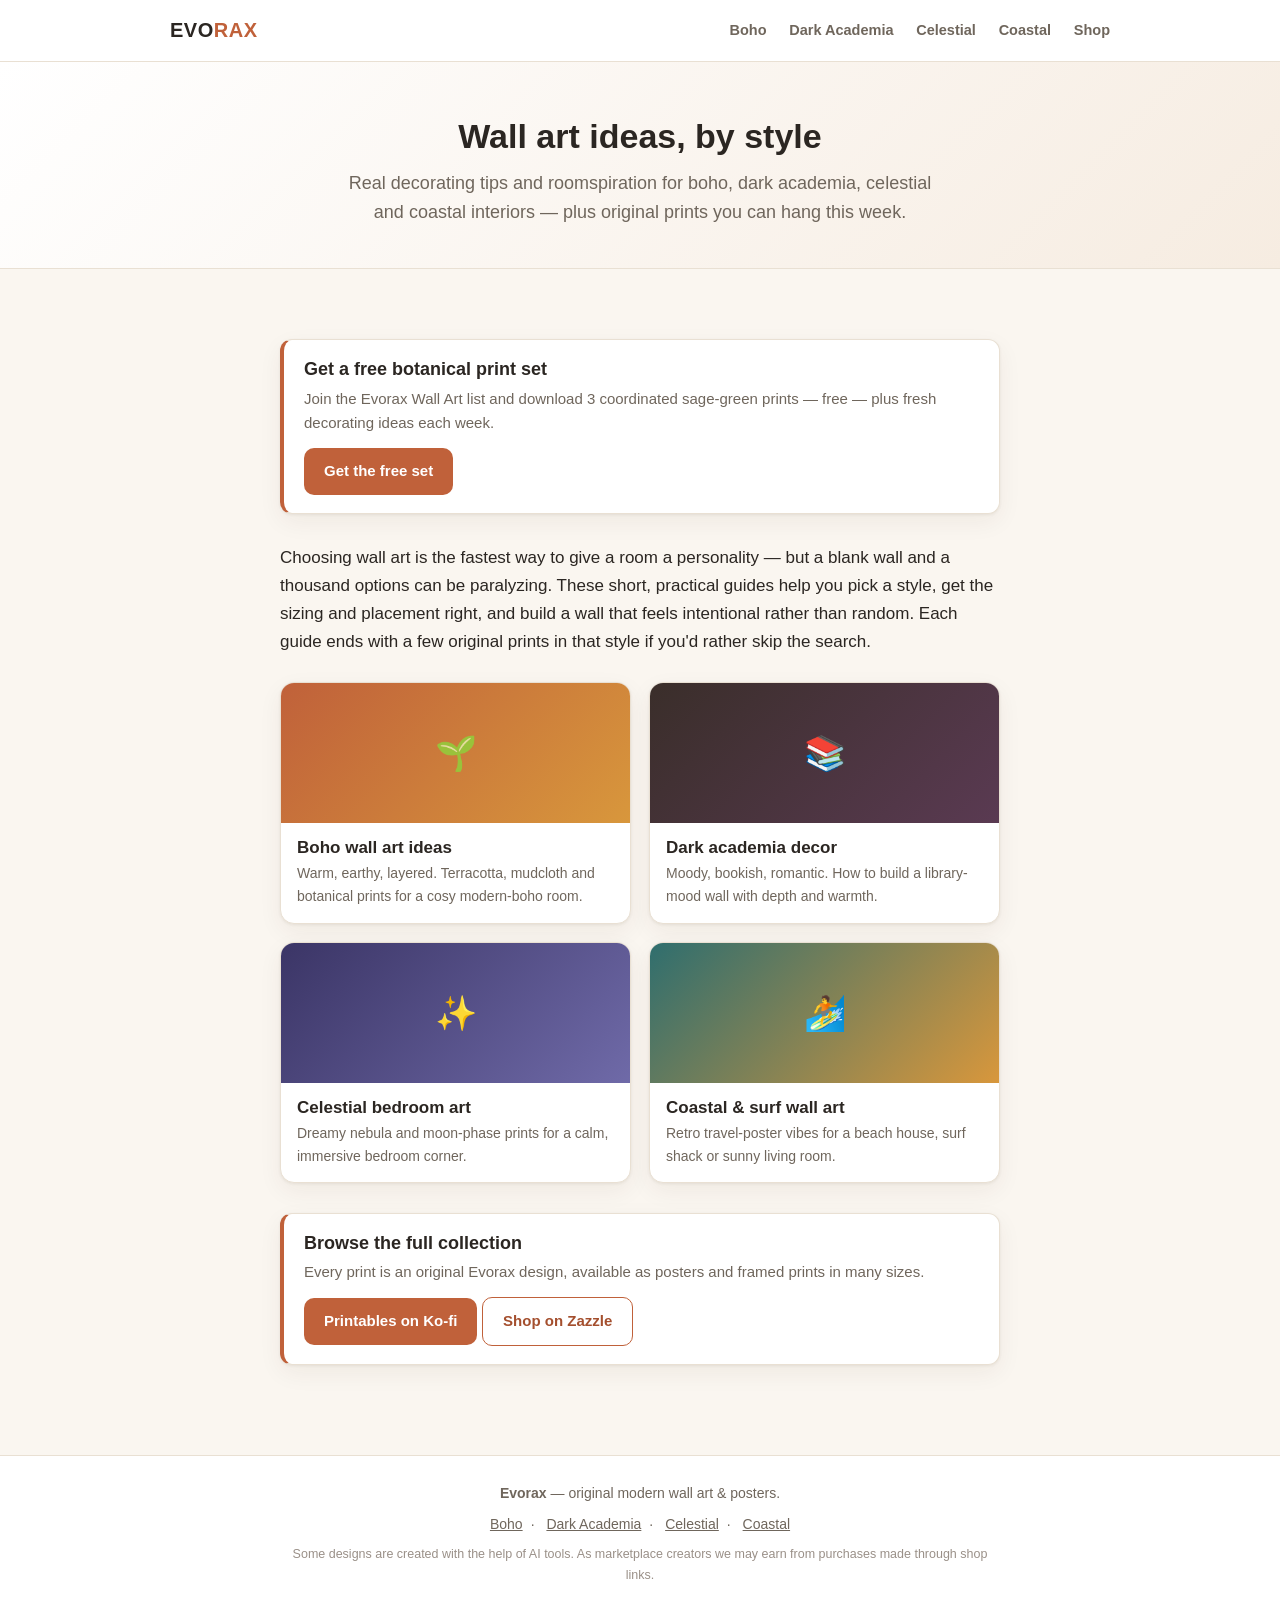
<file: index.html>
<!doctype html>
<html lang="en">
<head>
<meta charset="utf-8">
<meta name="viewport" content="width=device-width, initial-scale=1">
<title>Wall Art Ideas & Roomspiration by Evorax | Modern, Boho & Celestial Prints</title>
<meta name="description" content="Wall art ideas and room inspiration for every style — boho, dark academia, celestial and coastal. Real decorating tips plus original printable posters and prints.">
<link rel="canonical" href="https://evorax000.github.io/">
<meta name="p:domain_verify" content="912c2a3627c3933a064b9e98ed0b8a7d"/>
<link rel="stylesheet" href="style.css">
<meta property="og:title" content="Wall Art Ideas & Roomspiration by Evorax">
<meta property="og:description" content="Decorating ideas by style — boho, dark academia, celestial, coastal — with original art prints.">
<meta property="og:type" content="website">
</head>
<body>
<header class="site">
  <div class="nav">
    <a class="brand" href="index.html">EVO<span>RAX</span></a>
    <nav>
      <a href="boho-wall-art-ideas.html">Boho</a>
      <a href="dark-academia-decor.html">Dark Academia</a>
      <a href="celestial-bedroom-art.html">Celestial</a>
      <a href="coastal-surf-wall-art.html">Coastal</a>
      <a href="https://www.zazzle.com/store/evorax" target="_blank" rel="noopener">Shop</a>
    </nav>
  </div>
</header>

<section class="hero">
  <div class="wrap">
    <h1>Wall art ideas, by style</h1>
    <p>Real decorating tips and roomspiration for boho, dark academia, celestial and coastal interiors — plus original prints you can hang this week.</p>
  </div>
</section>

<main>
  <div class="wrap">
    <div class="cta">
      <h3>Get a free botanical print set</h3>
      <p>Join the Evorax Wall Art list and download 3 coordinated sage-green prints &mdash; free &mdash; plus fresh decorating ideas each week.</p>
      <a class="btn" href="https://evorax-wallart.beehiiv.com/subscribe" target="_blank" rel="noopener">Get the free set</a>
    </div>

    <p>Choosing wall art is the fastest way to give a room a personality — but a blank wall and a thousand options can be paralyzing. These short, practical guides help you pick a style, get the sizing and placement right, and build a wall that feels intentional rather than random. Each guide ends with a few original prints in that style if you'd rather skip the search.</p>

    <div class="grid">
      <a class="card" href="boho-wall-art-ideas.html">
        <div class="thumb t-boho">&#127793;</div>
        <div class="body"><h3>Boho wall art ideas</h3><p>Warm, earthy, layered. Terracotta, mudcloth and botanical prints for a cosy modern-boho room.</p></div>
      </a>
      <a class="card" href="dark-academia-decor.html">
        <div class="thumb t-dark">&#128218;</div>
        <div class="body"><h3>Dark academia decor</h3><p>Moody, bookish, romantic. How to build a library-mood wall with depth and warmth.</p></div>
      </a>
      <a class="card" href="celestial-bedroom-art.html">
        <div class="thumb t-cel">&#10024;</div>
        <div class="body"><h3>Celestial bedroom art</h3><p>Dreamy nebula and moon-phase prints for a calm, immersive bedroom corner.</p></div>
      </a>
      <a class="card" href="coastal-surf-wall-art.html">
        <div class="thumb t-coast">&#127940;</div>
        <div class="body"><h3>Coastal & surf wall art</h3><p>Retro travel-poster vibes for a beach house, surf shack or sunny living room.</p></div>
      </a>
    </div>

    <div class="cta">
      <h3>Browse the full collection</h3>
      <p>Every print is an original Evorax design, available as posters and framed prints in many sizes.</p>
      <a class="btn" href="https://ko-fi.com/evorax/shop" target="_blank" rel="noopener">Printables on Ko-fi</a>
      <a class="btn alt" href="https://www.zazzle.com/store/evorax" target="_blank" rel="noopener">Shop on Zazzle</a>
    </div>
  </div>
</main>

<footer class="site">
  <div class="wrap">
    <div><strong>Evorax</strong> — original modern wall art &amp; posters.</div>
    <div style="margin-top:8px">
      <a href="boho-wall-art-ideas.html">Boho</a>·
      <a href="dark-academia-decor.html">Dark Academia</a>·
      <a href="celestial-bedroom-art.html">Celestial</a>·
      <a href="coastal-surf-wall-art.html">Coastal</a>
    </div>
    <p class="disc">Some designs are created with the help of AI tools. As marketplace creators we may earn from purchases made through shop links.</p>
  </div>
</footer>
</body>
</html>
</file>
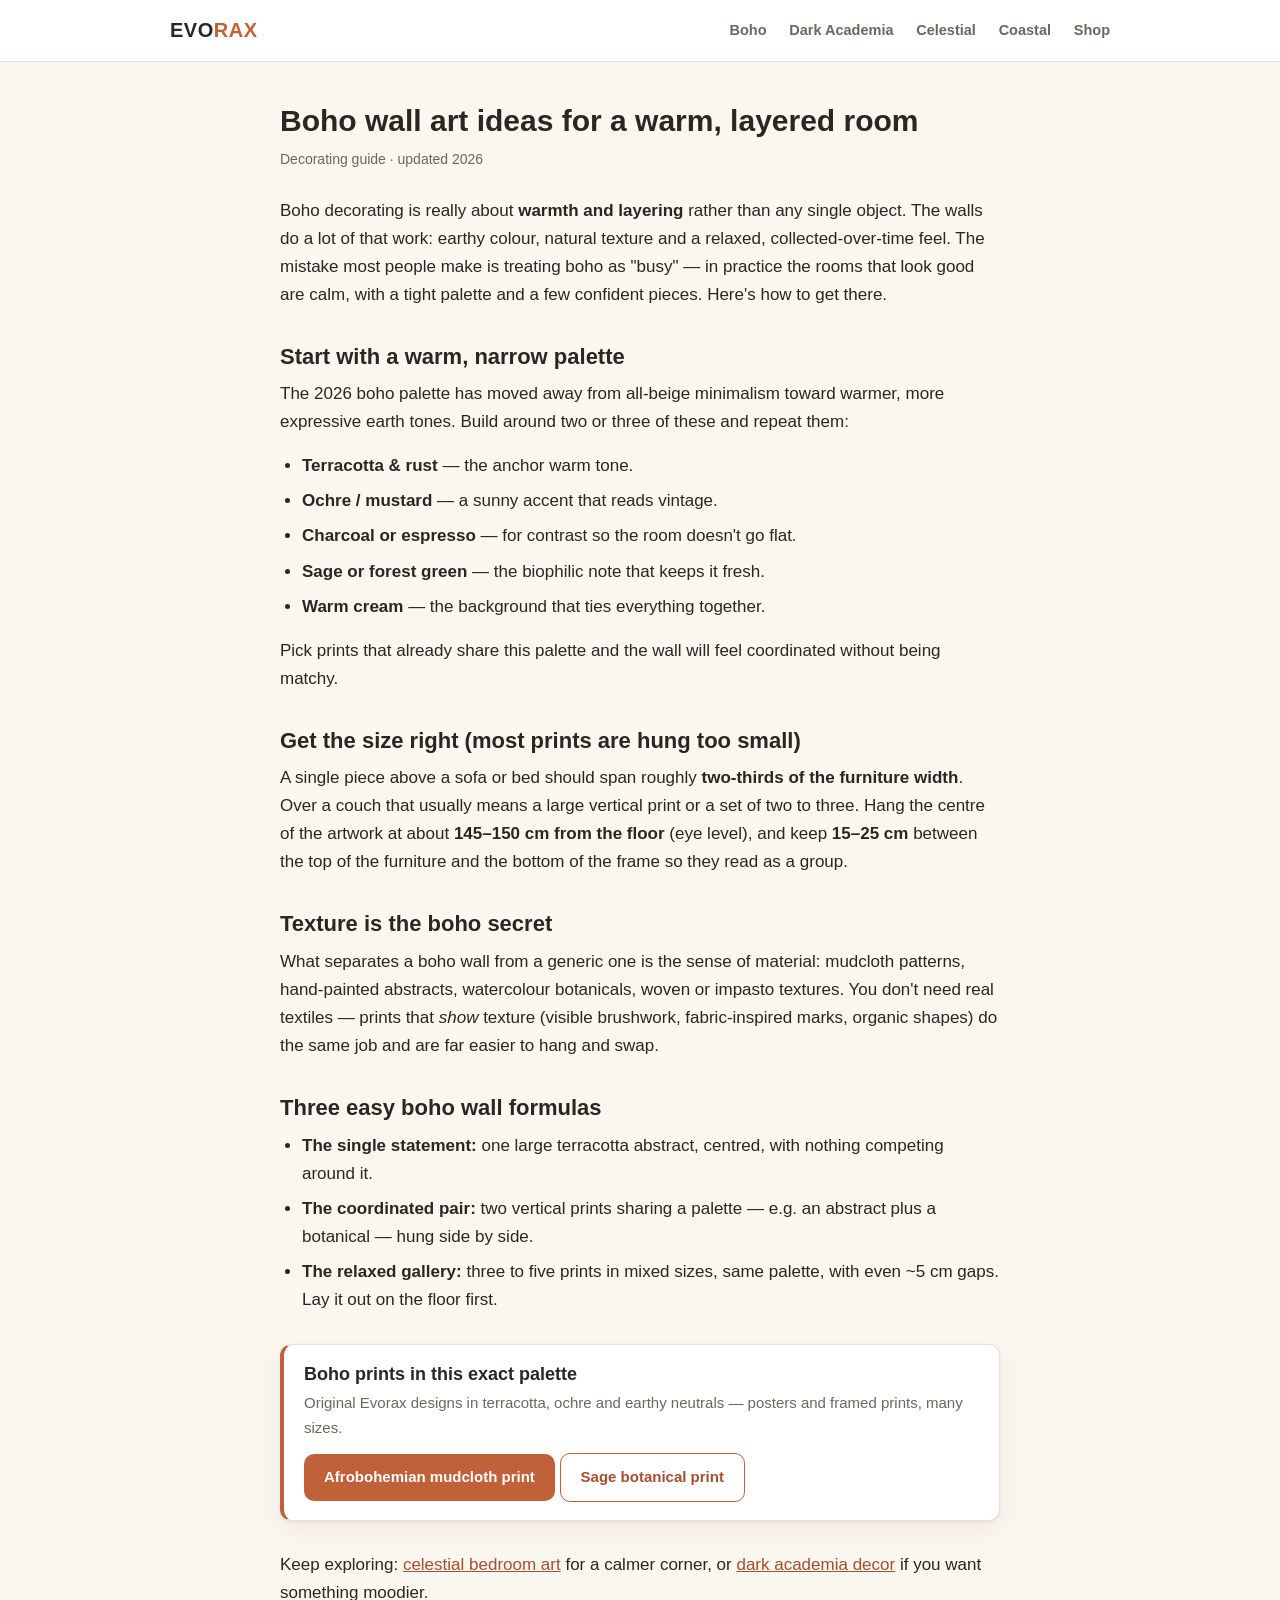
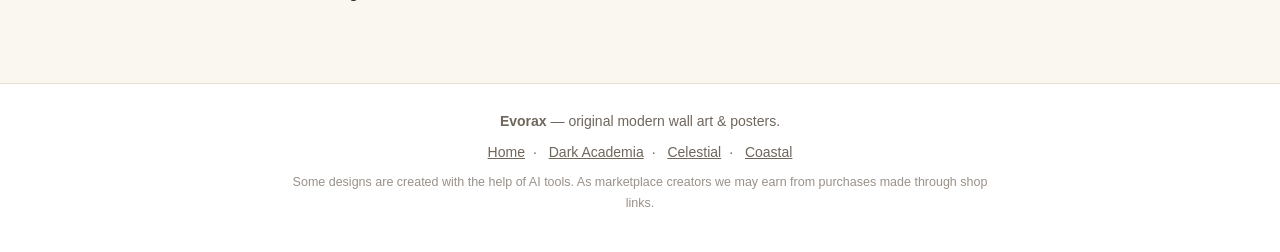
<file: boho-wall-art-ideas.html>
<!doctype html>
<html lang="en">
<head>
<meta charset="utf-8">
<meta name="viewport" content="width=device-width, initial-scale=1">
<title>Boho Wall Art Ideas: Earthy, Layered &amp; Warm (2026 Guide) | Evorax</title>
<meta name="description" content="Boho wall art ideas for a warm, layered modern-boho room: palettes, sizing, placement and the prints that make it work. A practical 2026 decorating guide.">
<link rel="canonical" href="https://evorax000.github.io/boho-wall-art-ideas.html">
<link rel="stylesheet" href="style.css">
</head>
<body>
<header class="site">
  <div class="nav">
    <a class="brand" href="index.html">EVO<span>RAX</span></a>
    <nav>
      <a href="boho-wall-art-ideas.html">Boho</a>
      <a href="dark-academia-decor.html">Dark Academia</a>
      <a href="celestial-bedroom-art.html">Celestial</a>
      <a href="coastal-surf-wall-art.html">Coastal</a>
      <a href="https://www.zazzle.com/store/evorax" target="_blank" rel="noopener">Shop</a>
    </nav>
  </div>
</header>

<main>
  <div class="wrap">
  <article>
    <h1>Boho wall art ideas for a warm, layered room</h1>
    <p class="meta">Decorating guide · updated 2026</p>

    <p>Boho decorating is really about <strong>warmth and layering</strong> rather than any single object. The walls do a lot of that work: earthy colour, natural texture and a relaxed, collected-over-time feel. The mistake most people make is treating boho as "busy" — in practice the rooms that look good are calm, with a tight palette and a few confident pieces. Here's how to get there.</p>

    <h2>Start with a warm, narrow palette</h2>
    <p>The 2026 boho palette has moved away from all-beige minimalism toward warmer, more expressive earth tones. Build around two or three of these and repeat them:</p>
    <ul>
      <li><strong>Terracotta &amp; rust</strong> — the anchor warm tone.</li>
      <li><strong>Ochre / mustard</strong> — a sunny accent that reads vintage.</li>
      <li><strong>Charcoal or espresso</strong> — for contrast so the room doesn't go flat.</li>
      <li><strong>Sage or forest green</strong> — the biophilic note that keeps it fresh.</li>
      <li><strong>Warm cream</strong> — the background that ties everything together.</li>
    </ul>
    <p>Pick prints that already share this palette and the wall will feel coordinated without being matchy.</p>

    <h2>Get the size right (most prints are hung too small)</h2>
    <p>A single piece above a sofa or bed should span roughly <strong>two-thirds of the furniture width</strong>. Over a couch that usually means a large vertical print or a set of two to three. Hang the centre of the artwork at about <strong>145–150 cm from the floor</strong> (eye level), and keep <strong>15–25 cm</strong> between the top of the furniture and the bottom of the frame so they read as a group.</p>

    <h2>Texture is the boho secret</h2>
    <p>What separates a boho wall from a generic one is the sense of material: mudcloth patterns, hand-painted abstracts, watercolour botanicals, woven or impasto textures. You don't need real textiles — prints that <em>show</em> texture (visible brushwork, fabric-inspired marks, organic shapes) do the same job and are far easier to hang and swap.</p>

    <h2>Three easy boho wall formulas</h2>
    <ul>
      <li><strong>The single statement:</strong> one large terracotta abstract, centred, with nothing competing around it.</li>
      <li><strong>The coordinated pair:</strong> two vertical prints sharing a palette — e.g. an abstract plus a botanical — hung side by side.</li>
      <li><strong>The relaxed gallery:</strong> three to five prints in mixed sizes, same palette, with even ~5 cm gaps. Lay it out on the floor first.</li>
    </ul>

    <div class="cta">
      <h3>Boho prints in this exact palette</h3>
      <p>Original Evorax designs in terracotta, ochre and earthy neutrals — posters and framed prints, many sizes.</p>
      <a class="btn" href="https://www.zazzle.com/afrobohemian_mudcloth_boho_abstract_wall_art-256402605309364110" target="_blank" rel="noopener">Afrobohemian mudcloth print</a>
      <a class="btn alt" href="https://www.zazzle.com/sage_botanical_therapy_office_wall_art-256478759699043553" target="_blank" rel="noopener">Sage botanical print</a>
    </div>

    <p>Keep exploring: <a href="celestial-bedroom-art.html">celestial bedroom art</a> for a calmer corner, or <a href="dark-academia-decor.html">dark academia decor</a> if you want something moodier.</p>
  </article>
  </div>
</main>

<footer class="site">
  <div class="wrap">
    <div><strong>Evorax</strong> — original modern wall art &amp; posters.</div>
    <div style="margin-top:8px">
      <a href="index.html">Home</a>·
      <a href="dark-academia-decor.html">Dark Academia</a>·
      <a href="celestial-bedroom-art.html">Celestial</a>·
      <a href="coastal-surf-wall-art.html">Coastal</a>
    </div>
    <p class="disc">Some designs are created with the help of AI tools. As marketplace creators we may earn from purchases made through shop links.</p>
  </div>
</footer>
</body>
</html>
</file>
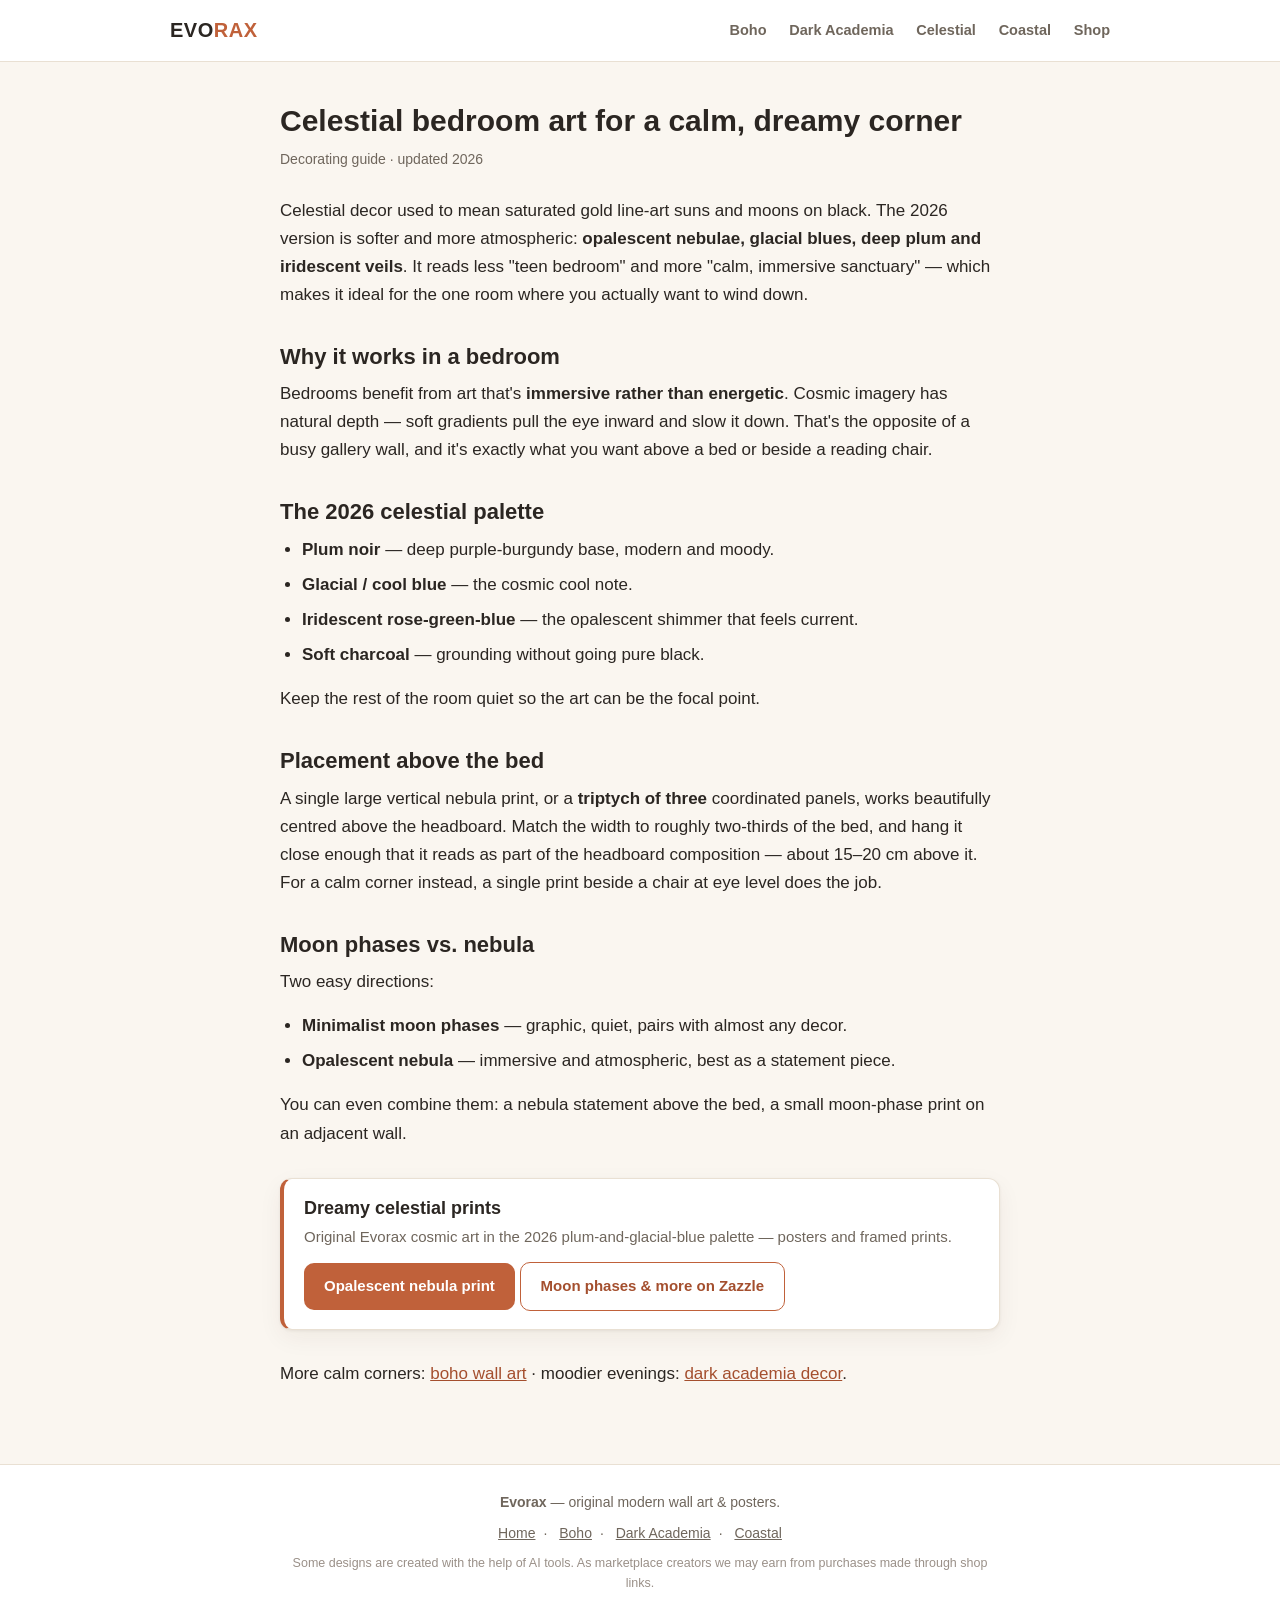
<file: celestial-bedroom-art.html>
<!doctype html>
<html lang="en">
<head>
<meta charset="utf-8">
<meta name="viewport" content="width=device-width, initial-scale=1">
<title>Celestial Bedroom Art: Dreamy Nebula &amp; Moon Wall Decor (2026) | Evorax</title>
<meta name="description" content="Celestial bedroom art ideas: calming nebula and moon-phase prints, the right palette and placement for a dreamy, immersive bedroom corner. 2026 guide.">
<link rel="canonical" href="https://evorax000.github.io/celestial-bedroom-art.html">
<link rel="stylesheet" href="style.css">
</head>
<body>
<header class="site">
  <div class="nav">
    <a class="brand" href="index.html">EVO<span>RAX</span></a>
    <nav>
      <a href="boho-wall-art-ideas.html">Boho</a>
      <a href="dark-academia-decor.html">Dark Academia</a>
      <a href="celestial-bedroom-art.html">Celestial</a>
      <a href="coastal-surf-wall-art.html">Coastal</a>
      <a href="https://www.zazzle.com/store/evorax" target="_blank" rel="noopener">Shop</a>
    </nav>
  </div>
</header>

<main>
  <div class="wrap">
  <article>
    <h1>Celestial bedroom art for a calm, dreamy corner</h1>
    <p class="meta">Decorating guide · updated 2026</p>

    <p>Celestial decor used to mean saturated gold line-art suns and moons on black. The 2026 version is softer and more atmospheric: <strong>opalescent nebulae, glacial blues, deep plum and iridescent veils</strong>. It reads less "teen bedroom" and more "calm, immersive sanctuary" — which makes it ideal for the one room where you actually want to wind down.</p>

    <h2>Why it works in a bedroom</h2>
    <p>Bedrooms benefit from art that's <strong>immersive rather than energetic</strong>. Cosmic imagery has natural depth — soft gradients pull the eye inward and slow it down. That's the opposite of a busy gallery wall, and it's exactly what you want above a bed or beside a reading chair.</p>

    <h2>The 2026 celestial palette</h2>
    <ul>
      <li><strong>Plum noir</strong> — deep purple-burgundy base, modern and moody.</li>
      <li><strong>Glacial / cool blue</strong> — the cosmic cool note.</li>
      <li><strong>Iridescent rose-green-blue</strong> — the opalescent shimmer that feels current.</li>
      <li><strong>Soft charcoal</strong> — grounding without going pure black.</li>
    </ul>
    <p>Keep the rest of the room quiet so the art can be the focal point.</p>

    <h2>Placement above the bed</h2>
    <p>A single large vertical nebula print, or a <strong>triptych of three</strong> coordinated panels, works beautifully centred above the headboard. Match the width to roughly two-thirds of the bed, and hang it close enough that it reads as part of the headboard composition — about 15–20 cm above it. For a calm corner instead, a single print beside a chair at eye level does the job.</p>

    <h2>Moon phases vs. nebula</h2>
    <p>Two easy directions:</p>
    <ul>
      <li><strong>Minimalist moon phases</strong> — graphic, quiet, pairs with almost any decor.</li>
      <li><strong>Opalescent nebula</strong> — immersive and atmospheric, best as a statement piece.</li>
    </ul>
    <p>You can even combine them: a nebula statement above the bed, a small moon-phase print on an adjacent wall.</p>

    <div class="cta">
      <h3>Dreamy celestial prints</h3>
      <p>Original Evorax cosmic art in the 2026 plum-and-glacial-blue palette — posters and framed prints.</p>
      <a class="btn" href="https://www.zazzle.com/celestial_opalescent_nebula_plum_wall_art-256749676812004094" target="_blank" rel="noopener">Opalescent nebula print</a>
      <a class="btn alt" href="https://www.zazzle.com/store/evorax" target="_blank" rel="noopener">Moon phases &amp; more on Zazzle</a>
    </div>

    <p>More calm corners: <a href="boho-wall-art-ideas.html">boho wall art</a> · moodier evenings: <a href="dark-academia-decor.html">dark academia decor</a>.</p>
  </article>
  </div>
</main>

<footer class="site">
  <div class="wrap">
    <div><strong>Evorax</strong> — original modern wall art &amp; posters.</div>
    <div style="margin-top:8px">
      <a href="index.html">Home</a>·
      <a href="boho-wall-art-ideas.html">Boho</a>·
      <a href="dark-academia-decor.html">Dark Academia</a>·
      <a href="coastal-surf-wall-art.html">Coastal</a>
    </div>
    <p class="disc">Some designs are created with the help of AI tools. As marketplace creators we may earn from purchases made through shop links.</p>
  </div>
</footer>
</body>
</html>
</file>
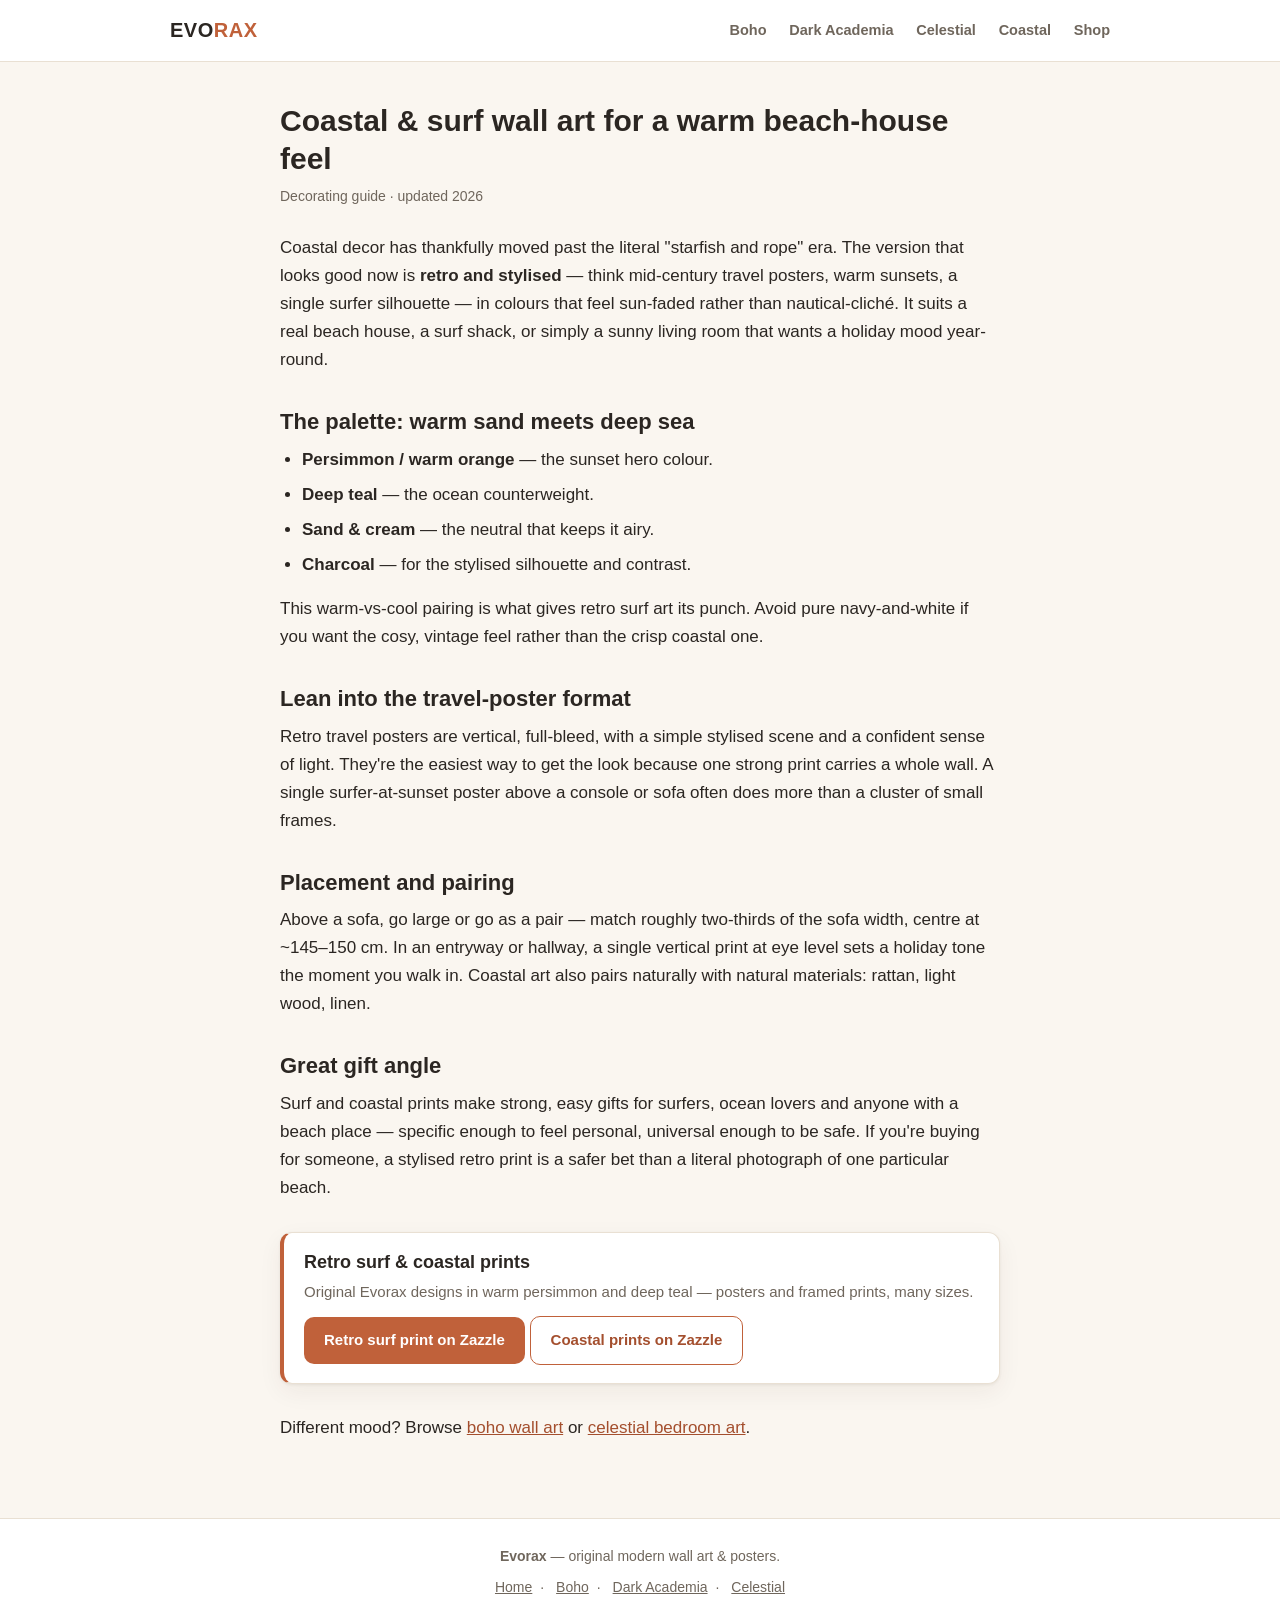
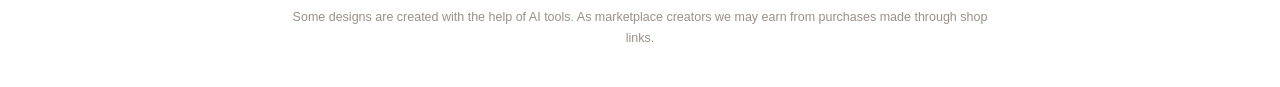
<file: coastal-surf-wall-art.html>
<!doctype html>
<html lang="en">
<head>
<meta charset="utf-8">
<meta name="viewport" content="width=device-width, initial-scale=1">
<title>Coastal &amp; Surf Wall Art: Retro Beach House Print Ideas (2026) | Evorax</title>
<meta name="description" content="Coastal and surf wall art ideas: retro travel-poster prints, the right palette and placement for a beach house, surf shack or sunny living room. 2026 guide.">
<link rel="canonical" href="https://evorax000.github.io/coastal-surf-wall-art.html">
<link rel="stylesheet" href="style.css">
</head>
<body>
<header class="site">
  <div class="nav">
    <a class="brand" href="index.html">EVO<span>RAX</span></a>
    <nav>
      <a href="boho-wall-art-ideas.html">Boho</a>
      <a href="dark-academia-decor.html">Dark Academia</a>
      <a href="celestial-bedroom-art.html">Celestial</a>
      <a href="coastal-surf-wall-art.html">Coastal</a>
      <a href="https://www.zazzle.com/store/evorax" target="_blank" rel="noopener">Shop</a>
    </nav>
  </div>
</header>

<main>
  <div class="wrap">
  <article>
    <h1>Coastal &amp; surf wall art for a warm beach-house feel</h1>
    <p class="meta">Decorating guide · updated 2026</p>

    <p>Coastal decor has thankfully moved past the literal "starfish and rope" era. The version that looks good now is <strong>retro and stylised</strong> — think mid-century travel posters, warm sunsets, a single surfer silhouette — in colours that feel sun-faded rather than nautical-cliché. It suits a real beach house, a surf shack, or simply a sunny living room that wants a holiday mood year-round.</p>

    <h2>The palette: warm sand meets deep sea</h2>
    <ul>
      <li><strong>Persimmon / warm orange</strong> — the sunset hero colour.</li>
      <li><strong>Deep teal</strong> — the ocean counterweight.</li>
      <li><strong>Sand &amp; cream</strong> — the neutral that keeps it airy.</li>
      <li><strong>Charcoal</strong> — for the stylised silhouette and contrast.</li>
    </ul>
    <p>This warm-vs-cool pairing is what gives retro surf art its punch. Avoid pure navy-and-white if you want the cosy, vintage feel rather than the crisp coastal one.</p>

    <h2>Lean into the travel-poster format</h2>
    <p>Retro travel posters are vertical, full-bleed, with a simple stylised scene and a confident sense of light. They're the easiest way to get the look because one strong print carries a whole wall. A single surfer-at-sunset poster above a console or sofa often does more than a cluster of small frames.</p>

    <h2>Placement and pairing</h2>
    <p>Above a sofa, go large or go as a pair — match roughly two-thirds of the sofa width, centre at ~145–150 cm. In an entryway or hallway, a single vertical print at eye level sets a holiday tone the moment you walk in. Coastal art also pairs naturally with natural materials: rattan, light wood, linen.</p>

    <h2>Great gift angle</h2>
    <p>Surf and coastal prints make strong, easy gifts for surfers, ocean lovers and anyone with a beach place — specific enough to feel personal, universal enough to be safe. If you're buying for someone, a stylised retro print is a safer bet than a literal photograph of one particular beach.</p>

    <div class="cta">
      <h3>Retro surf &amp; coastal prints</h3>
      <p>Original Evorax designs in warm persimmon and deep teal — posters and framed prints, many sizes.</p>
      <a class="btn" href="https://www.zazzle.com/retro_surf_coastal_sunset_wall_art-256771008575770057" target="_blank" rel="noopener">Retro surf print on Zazzle</a>
      <a class="btn alt" href="https://www.zazzle.com/store/evorax" target="_blank" rel="noopener">Coastal prints on Zazzle</a>
    </div>

    <p>Different mood? Browse <a href="boho-wall-art-ideas.html">boho wall art</a> or <a href="celestial-bedroom-art.html">celestial bedroom art</a>.</p>
  </article>
  </div>
</main>

<footer class="site">
  <div class="wrap">
    <div><strong>Evorax</strong> — original modern wall art &amp; posters.</div>
    <div style="margin-top:8px">
      <a href="index.html">Home</a>·
      <a href="boho-wall-art-ideas.html">Boho</a>·
      <a href="dark-academia-decor.html">Dark Academia</a>·
      <a href="celestial-bedroom-art.html">Celestial</a>
    </div>
    <p class="disc">Some designs are created with the help of AI tools. As marketplace creators we may earn from purchases made through shop links.</p>
  </div>
</footer>
</body>
</html>
</file>
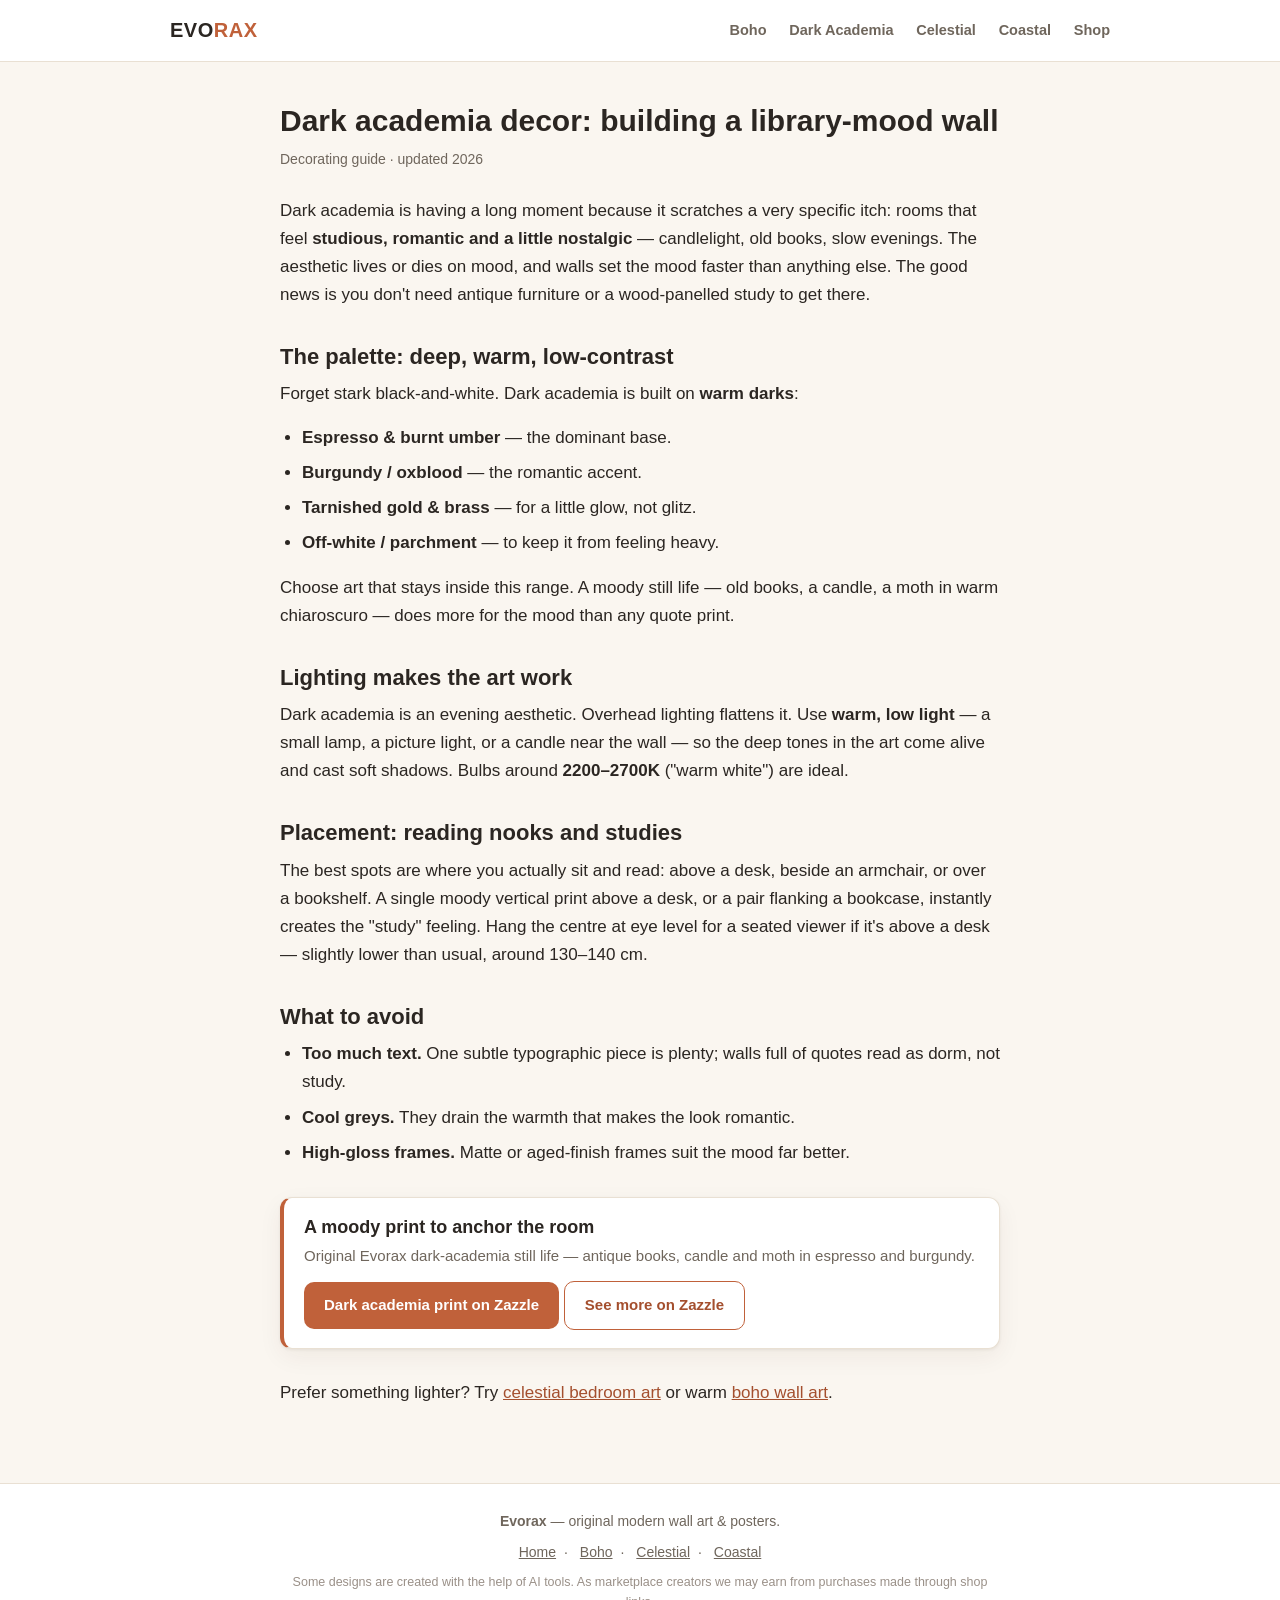
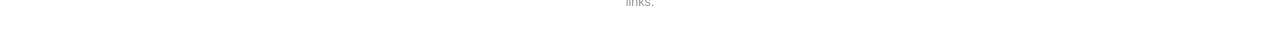
<file: dark-academia-decor.html>
<!doctype html>
<html lang="en">
<head>
<meta charset="utf-8">
<meta name="viewport" content="width=device-width, initial-scale=1">
<title>Dark Academia Decor: Moody Wall Art for a Library Mood (2026) | Evorax</title>
<meta name="description" content="Dark academia decor ideas: how to build a moody, bookish, library-mood wall with the right palette, lighting and prints. A practical 2026 guide.">
<link rel="canonical" href="https://evorax000.github.io/dark-academia-decor.html">
<link rel="stylesheet" href="style.css">
</head>
<body>
<header class="site">
  <div class="nav">
    <a class="brand" href="index.html">EVO<span>RAX</span></a>
    <nav>
      <a href="boho-wall-art-ideas.html">Boho</a>
      <a href="dark-academia-decor.html">Dark Academia</a>
      <a href="celestial-bedroom-art.html">Celestial</a>
      <a href="coastal-surf-wall-art.html">Coastal</a>
      <a href="https://www.zazzle.com/store/evorax" target="_blank" rel="noopener">Shop</a>
    </nav>
  </div>
</header>

<main>
  <div class="wrap">
  <article>
    <h1>Dark academia decor: building a library-mood wall</h1>
    <p class="meta">Decorating guide · updated 2026</p>

    <p>Dark academia is having a long moment because it scratches a very specific itch: rooms that feel <strong>studious, romantic and a little nostalgic</strong> — candlelight, old books, slow evenings. The aesthetic lives or dies on mood, and walls set the mood faster than anything else. The good news is you don't need antique furniture or a wood-panelled study to get there.</p>

    <h2>The palette: deep, warm, low-contrast</h2>
    <p>Forget stark black-and-white. Dark academia is built on <strong>warm darks</strong>:</p>
    <ul>
      <li><strong>Espresso &amp; burnt umber</strong> — the dominant base.</li>
      <li><strong>Burgundy / oxblood</strong> — the romantic accent.</li>
      <li><strong>Tarnished gold &amp; brass</strong> — for a little glow, not glitz.</li>
      <li><strong>Off-white / parchment</strong> — to keep it from feeling heavy.</li>
    </ul>
    <p>Choose art that stays inside this range. A moody still life — old books, a candle, a moth in warm chiaroscuro — does more for the mood than any quote print.</p>

    <h2>Lighting makes the art work</h2>
    <p>Dark academia is an evening aesthetic. Overhead lighting flattens it. Use <strong>warm, low light</strong> — a small lamp, a picture light, or a candle near the wall — so the deep tones in the art come alive and cast soft shadows. Bulbs around <strong>2200–2700K</strong> ("warm white") are ideal.</p>

    <h2>Placement: reading nooks and studies</h2>
    <p>The best spots are where you actually sit and read: above a desk, beside an armchair, or over a bookshelf. A single moody vertical print above a desk, or a pair flanking a bookcase, instantly creates the "study" feeling. Hang the centre at eye level for a seated viewer if it's above a desk — slightly lower than usual, around 130–140 cm.</p>

    <h2>What to avoid</h2>
    <ul>
      <li><strong>Too much text.</strong> One subtle typographic piece is plenty; walls full of quotes read as dorm, not study.</li>
      <li><strong>Cool greys.</strong> They drain the warmth that makes the look romantic.</li>
      <li><strong>High-gloss frames.</strong> Matte or aged-finish frames suit the mood far better.</li>
    </ul>

    <div class="cta">
      <h3>A moody print to anchor the room</h3>
      <p>Original Evorax dark-academia still life — antique books, candle and moth in espresso and burgundy.</p>
      <a class="btn" href="https://www.zazzle.com/dark_academia_moody_books_candle_wall_art-256620699307380048" target="_blank" rel="noopener">Dark academia print on Zazzle</a>
      <a class="btn alt" href="https://www.zazzle.com/store/evorax" target="_blank" rel="noopener">See more on Zazzle</a>
    </div>

    <p>Prefer something lighter? Try <a href="celestial-bedroom-art.html">celestial bedroom art</a> or warm <a href="boho-wall-art-ideas.html">boho wall art</a>.</p>
  </article>
  </div>
</main>

<footer class="site">
  <div class="wrap">
    <div><strong>Evorax</strong> — original modern wall art &amp; posters.</div>
    <div style="margin-top:8px">
      <a href="index.html">Home</a>·
      <a href="boho-wall-art-ideas.html">Boho</a>·
      <a href="celestial-bedroom-art.html">Celestial</a>·
      <a href="coastal-surf-wall-art.html">Coastal</a>
    </div>
    <p class="disc">Some designs are created with the help of AI tools. As marketplace creators we may earn from purchases made through shop links.</p>
  </div>
</footer>
</body>
</html>
</file>
<file: style.css>
/* Evorax — wall art ideas mini-site */
:root{
  --bg:#faf6f0; --card:#fff; --ink:#2b2622; --muted:#6f665c;
  --line:#e9e0d3; --terra:#c0613a; --terra-d:#a44f2e; --plum:#5a3a52; --jade:#5a7d6e;
  --shadow:0 1px 3px rgba(60,40,20,.07),0 8px 24px rgba(60,40,20,.06);
}
*{box-sizing:border-box}
html{scroll-behavior:smooth}
body{margin:0;background:var(--bg);color:var(--ink);
  font-family:-apple-system,BlinkMacSystemFont,"Segoe UI",Roboto,Helvetica,Arial,sans-serif;
  line-height:1.65;font-size:17px}
.wrap{max-width:760px;margin:0 auto;padding:0 20px}
a{color:var(--terra-d)}
a:hover{color:var(--terra)}

/* header / nav */
header.site{background:#fff;border-bottom:1px solid var(--line);position:sticky;top:0;z-index:10}
.nav{max-width:980px;margin:0 auto;padding:14px 20px;display:flex;align-items:center;justify-content:space-between;flex-wrap:wrap;gap:10px}
.brand{font-weight:800;font-size:20px;letter-spacing:.5px;color:var(--ink);text-decoration:none}
.brand span{color:var(--terra)}
.nav nav a{margin-left:18px;font-size:14.5px;font-weight:600;text-decoration:none;color:var(--muted)}
.nav nav a:hover{color:var(--terra)}

/* hero */
.hero{background:linear-gradient(135deg,#fff,#f6ece1);padding:54px 0 40px;text-align:center;border-bottom:1px solid var(--line)}
.hero h1{font-size:34px;line-height:1.2;margin:0 0 12px}
.hero p{font-size:18px;color:var(--muted);max-width:600px;margin:0 auto}

/* content */
main{padding:40px 0 10px}
h1,h2,h3{line-height:1.25}
article h1{font-size:30px;margin:0 0 8px}
.meta{color:var(--muted);font-size:14px;margin:0 0 26px}
article h2{font-size:22px;margin:34px 0 10px}
article p{margin:0 0 16px}
article ul{margin:0 0 16px;padding-left:22px}
article li{margin-bottom:7px}

/* cards grid */
.grid{display:grid;grid-template-columns:1fr 1fr;gap:18px;margin:26px 0}
@media(max-width:620px){.grid{grid-template-columns:1fr}}
.card{display:block;background:var(--card);border:1px solid var(--line);border-radius:14px;overflow:hidden;box-shadow:var(--shadow);text-decoration:none;color:inherit;transition:transform .08s ease}
.card:hover{transform:translateY(-2px)}
.card .thumb{height:140px;display:flex;align-items:center;justify-content:center;font-size:34px;color:#fff}
.t-boho{background:linear-gradient(135deg,#c0613a,#d8973c)}
.t-dark{background:linear-gradient(135deg,#3a2e2a,#5a3a52)}
.t-cel{background:linear-gradient(135deg,#3b3566,#6f6aa8)}
.t-coast{background:linear-gradient(135deg,#2f6e6e,#d8973c)}
.t-gallery{background:linear-gradient(135deg,#5a7d6e,#c0613a)}
.card .body{padding:14px 16px}
.card .body h3{margin:0 0 4px;font-size:17px}
.card .body p{margin:0;font-size:14px;color:var(--muted)}

/* CTA */
.cta{background:#fff;border:1px solid var(--line);border-left:4px solid var(--terra);border-radius:12px;padding:18px 20px;margin:30px 0;box-shadow:var(--shadow)}
.cta h3{margin:0 0 6px;font-size:18px}
.cta p{margin:0 0 12px;color:var(--muted);font-size:15px}
.btn{display:inline-block;background:var(--terra);color:#fff;text-decoration:none;font-weight:700;padding:11px 20px;border-radius:10px;font-size:15px}
.btn:hover{background:var(--terra-d);color:#fff}
.btn.alt{background:#fff;color:var(--terra-d);border:1.5px solid var(--terra)}

/* footer */
footer.site{margin-top:50px;border-top:1px solid var(--line);background:#fff}
footer.site .wrap{padding:26px 20px;color:var(--muted);font-size:14px;text-align:center}
footer.site a{color:var(--muted);margin:0 8px}
.disc{font-size:12.5px;color:#9a9088;margin-top:8px}
</file>
